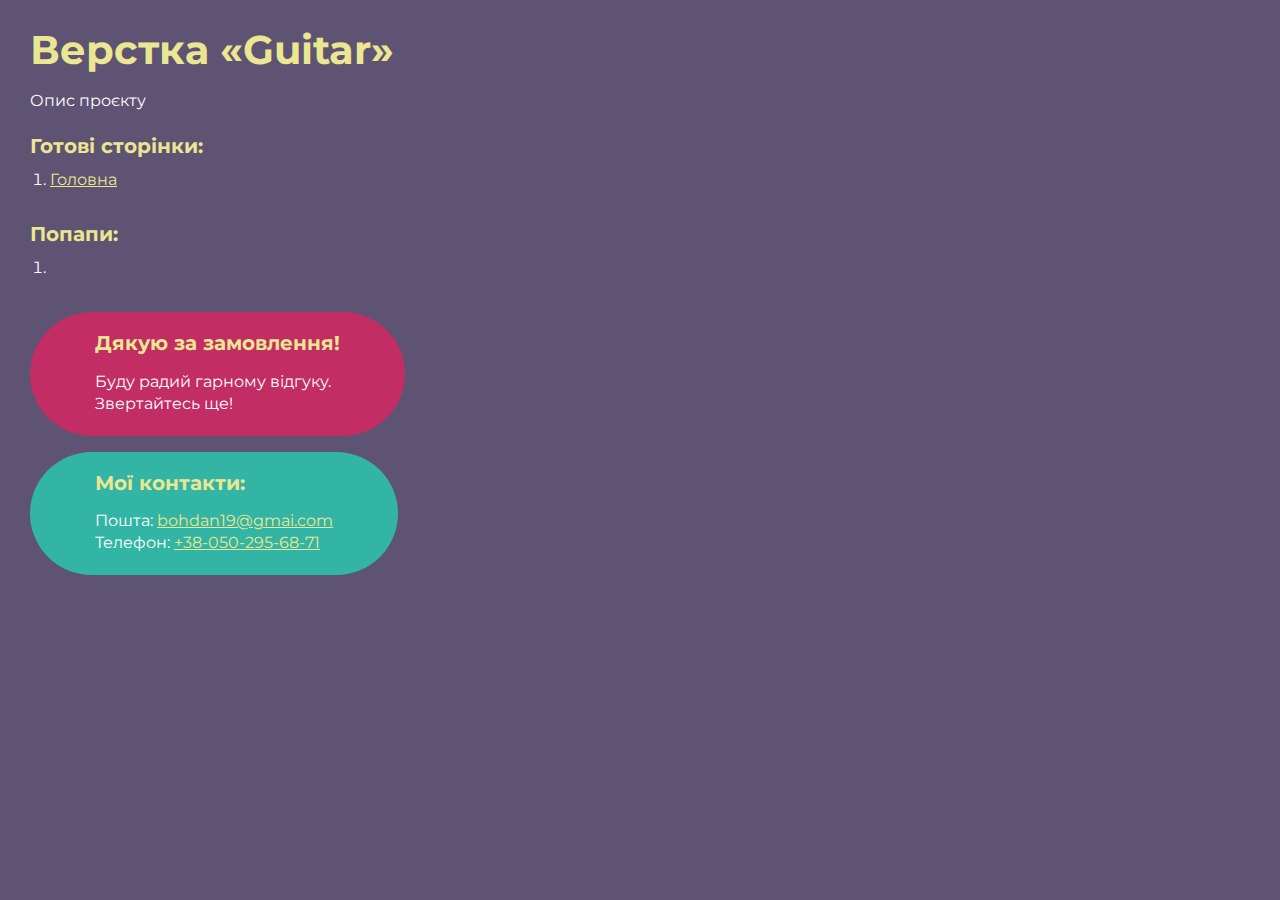
<file: index.html>
<!DOCTYPE html>
<html>

<head>
	<meta charset="UTF-8">
	<meta name="viewport" content="width=device-width, initial-scale=1.0">
	<title>Верстка «Guitar»</title>
</head>

<body>
	<div class="rootpage">
		<h1>Верстка «Guitar»</h1>
		<div class="rootpage__info">
			Опис проєкту
		</div>
		<h2>Готові сторінки:</h2>
		<ol class="rootpage__list">
			<li><a target="_blank" href="home.html">Головна</a></li>
		</ol>
		<h2>Попапи:</h2>
		<ol class="rootpage__list">
			<li><a target="_blank" href="home.html#"></a></li>
		</ol>
		<div class="rootpage__tnx">
			<h2>Дякую за замовлення!</h2>
			<p>Буду радий гарному відгуку.</p>
			<p>Звертайтесь ще!</p>
		</div>
		<div class="rootpage__contacts">
			<h2>Мої контакти:</h2>
			<p>Пошта: <a href="mailto:bohdan19@gmai.com">bohdan19@gmai.com</a></p>
			<p>Телефон: <a href="tel:+380502956871">+38-050-295-68-71</a></p>
		</div>
	</div>
</body>
<style>
	@charset "UTF-8";
	@import url("https://fonts.googleapis.com/css?family=Montserrat:regular,700&display=swap");

	*,
	*::before,
	*::after {
		padding: 0px;
		margin: 0px;
		border: 0px;
		box-sizing: border-box;
	}

	html,
	body {
		height: 100%;
		margin: 0;
		padding: 0;
		min-width: 320px;
		width: 100%;
		color: #fff;
		background-color: #5e5373;
	}

	body {
		font-family: Montserrat;
		font-size: 100%;
		line-height: 1;
		font-size: 1rem;
	}

	a {
		text-decoration: underline;
		color: #ebe691
	}

	a:visited {
		text-decoration: underline;
		color: #aaa768;
	}

	a:hover {
		text-decoration: none;
	}

	ul li {
		list-style: none;
	}

	img {
		vertical-align: top;
	}

	.wrapper {
		width: 100%;
		min-height: 100%;
		overflow: hidden;
	}

	.rootpage {
		padding: 30px;
		display: flex;
		flex-direction: column;
		align-items: flex-start;
	}

	@media (max-width: 767px) {
		.rootpage {
			padding: 30px 15px;
		}
	}

	h1 {
		color: #ebe691;
		font-size: 2.5rem;
		margin: 0px 0px 1.25rem 0px;
	}

	@media (max-width: 767px) {
		h1 {
			font-size: 1.85rem;
			margin: 0px 0px 1.25rem 0px;
		}
	}

	h2 {
		color: #ebe691;
		font-size: 1.25rem;
		margin: 0px 0px 1rem 0px;
	}

	@media (max-width: 767px) {
		h2 {
			font-size: 1.125rem;
			margin: 0px 0px 1rem 0px;
		}
	}

	.rootpage__info {
		line-height: 140%;
		margin: 0px 0px 1.5rem 0px;
	}

	.rootpage__list {
		margin: 0px 0px 2.25rem 1.25rem;
	}

	.rootpage__list li:not(:last-child) {
		margin: 0px 0px 15px 0px;
	}

	.rootpage__contacts,
	.rootpage__tnx {
		border-radius: 200px;
		padding: 20px 65px;
		line-height: 140%;
	}

	@media (max-width: 767px) {

		.rootpage__contacts,
		.rootpage__tnx {
			border-radius: 40px;
			padding: 20px;
		}
	}

	.rootpage__contacts {
		background: #32b5a4;

	}

	.rootpage__contacts a {
		color: #ebe691;
	}

	.rootpage__tnx {
		background: #c22d63;
		margin: 0px 0px 1rem 0px;
	}
</style>

</html>
</file>
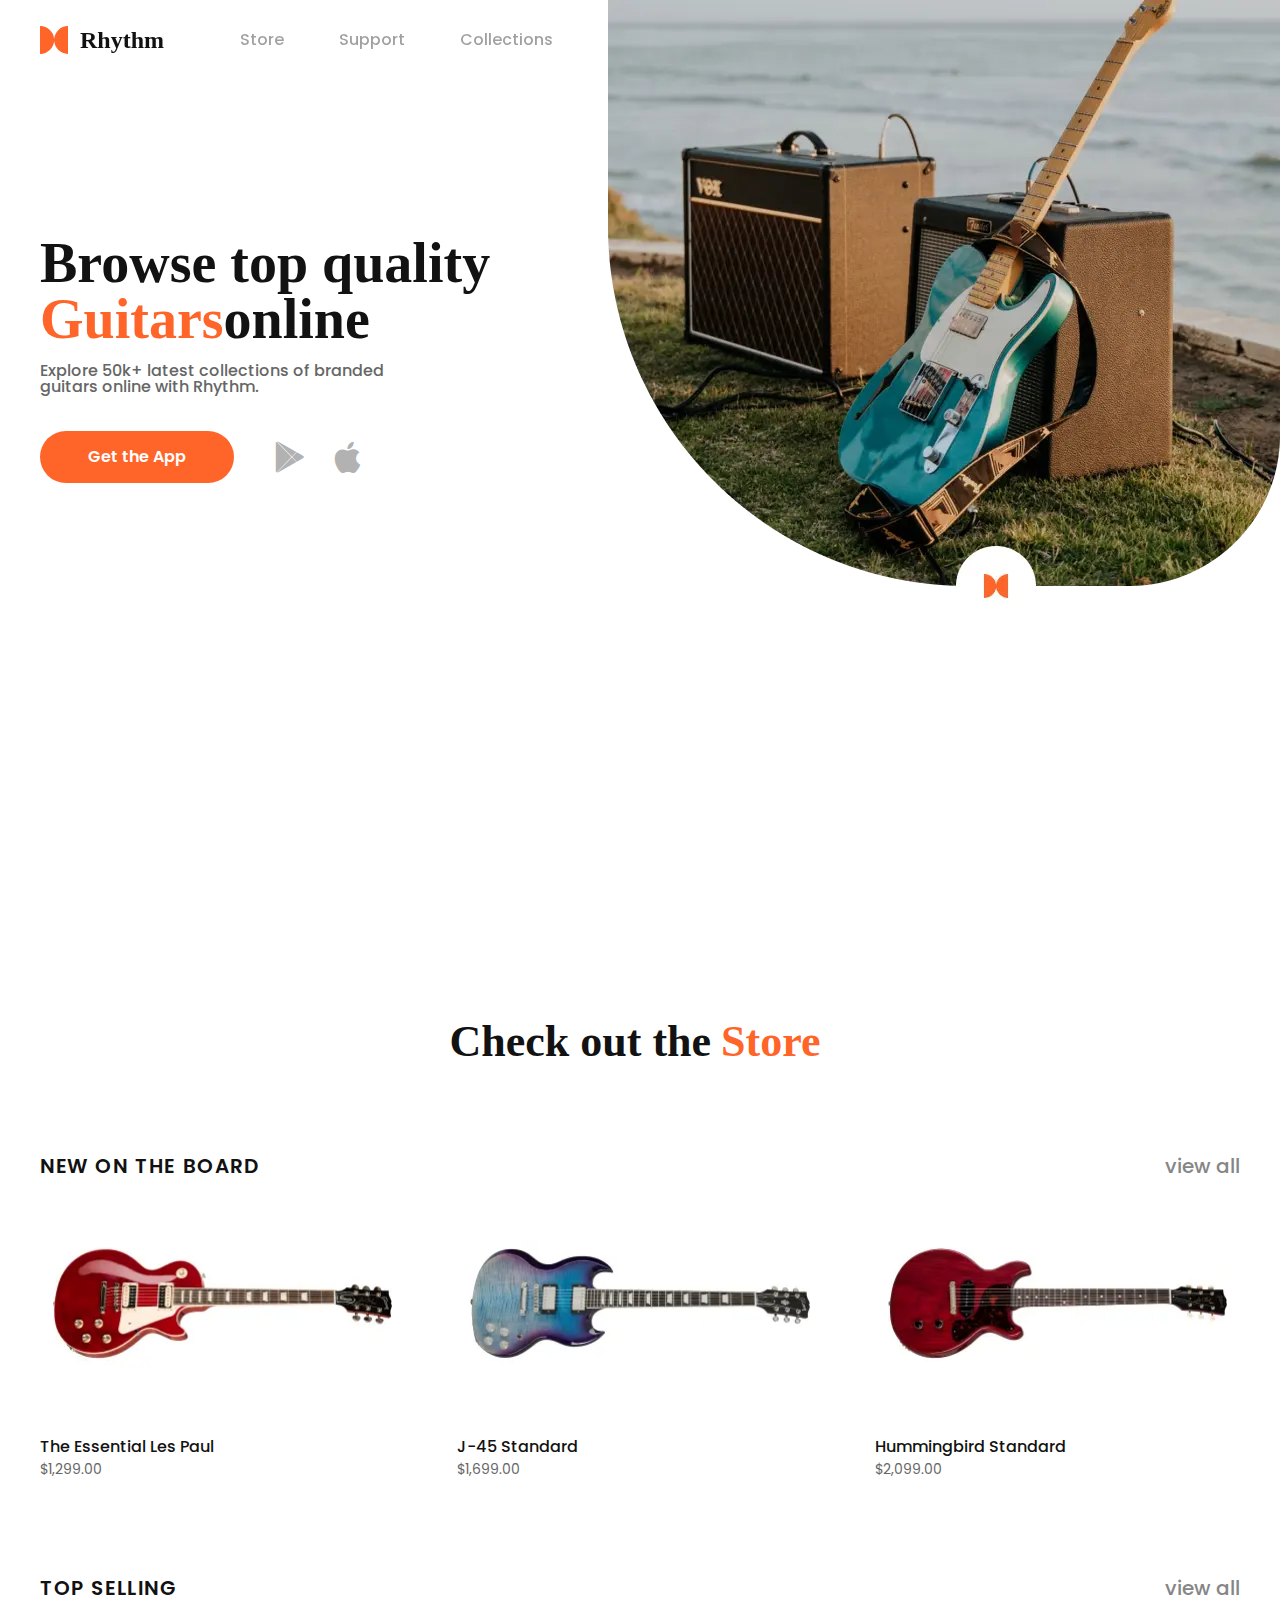
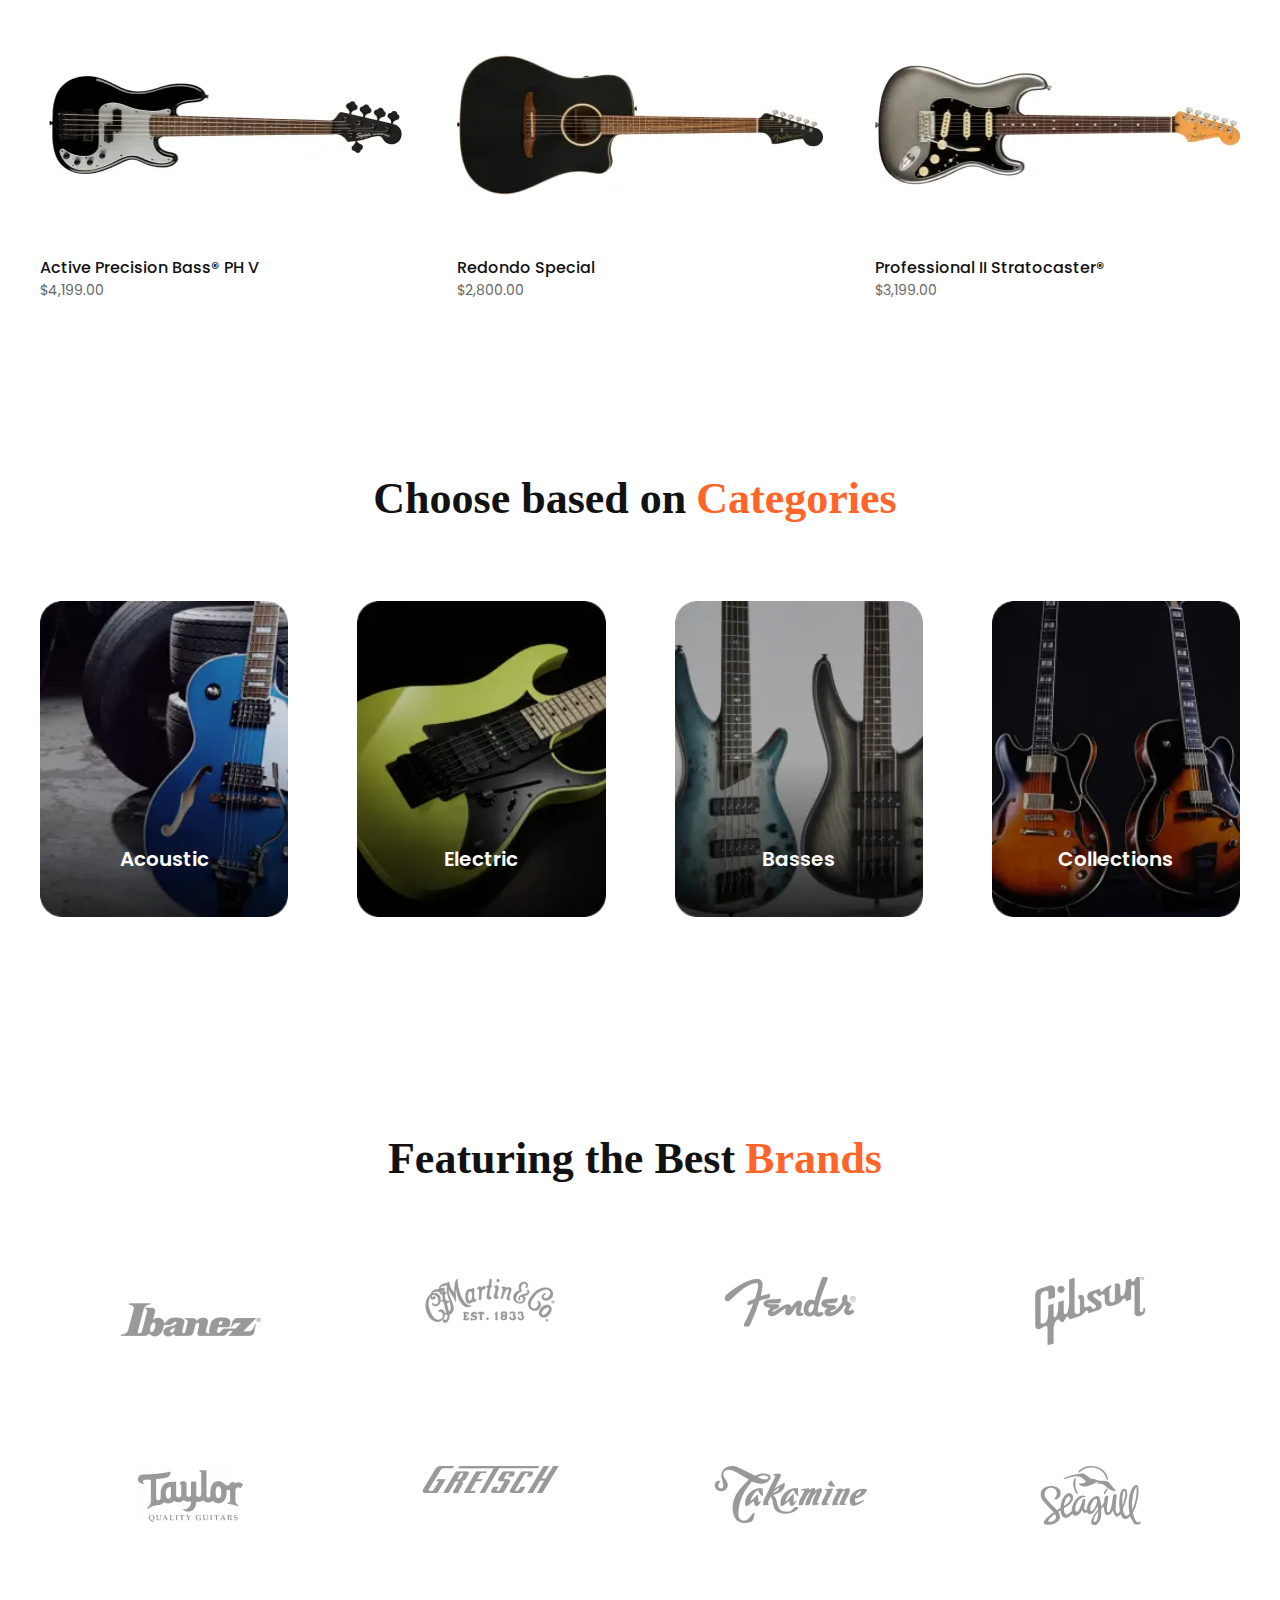
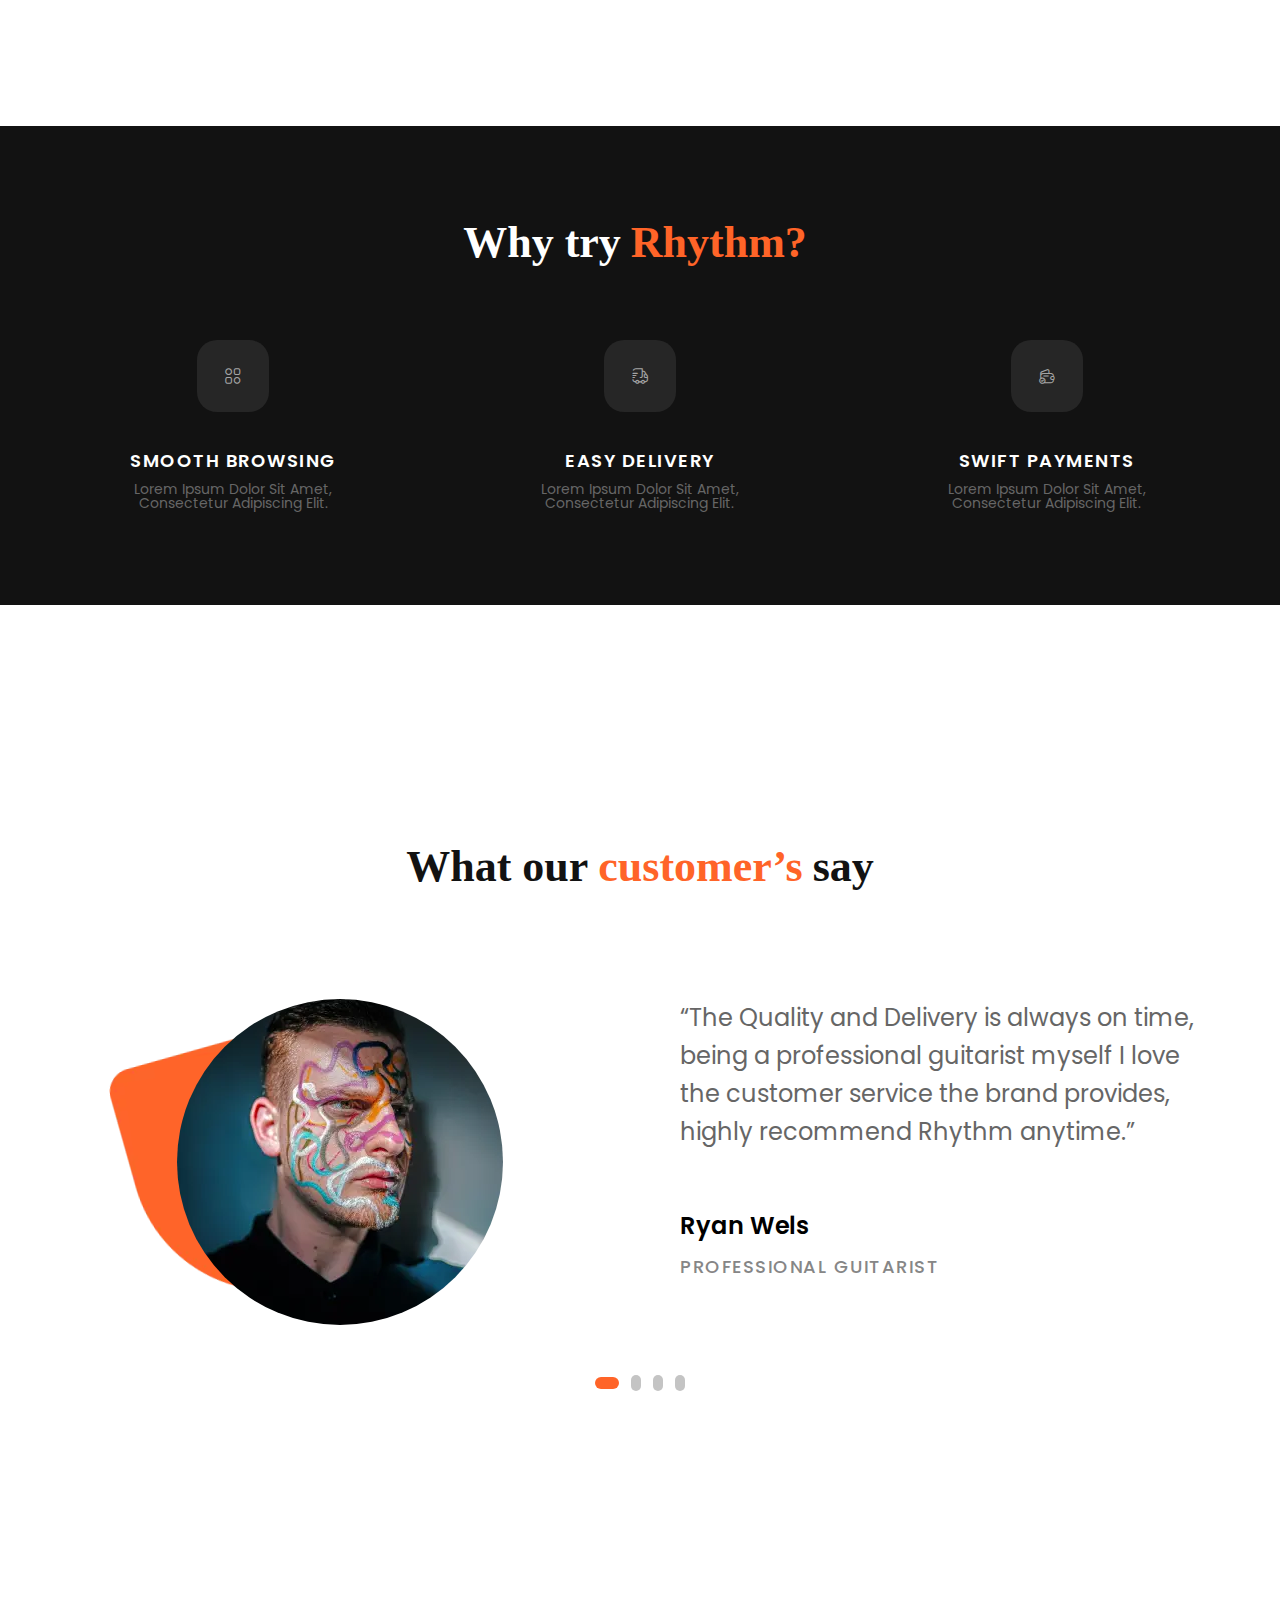
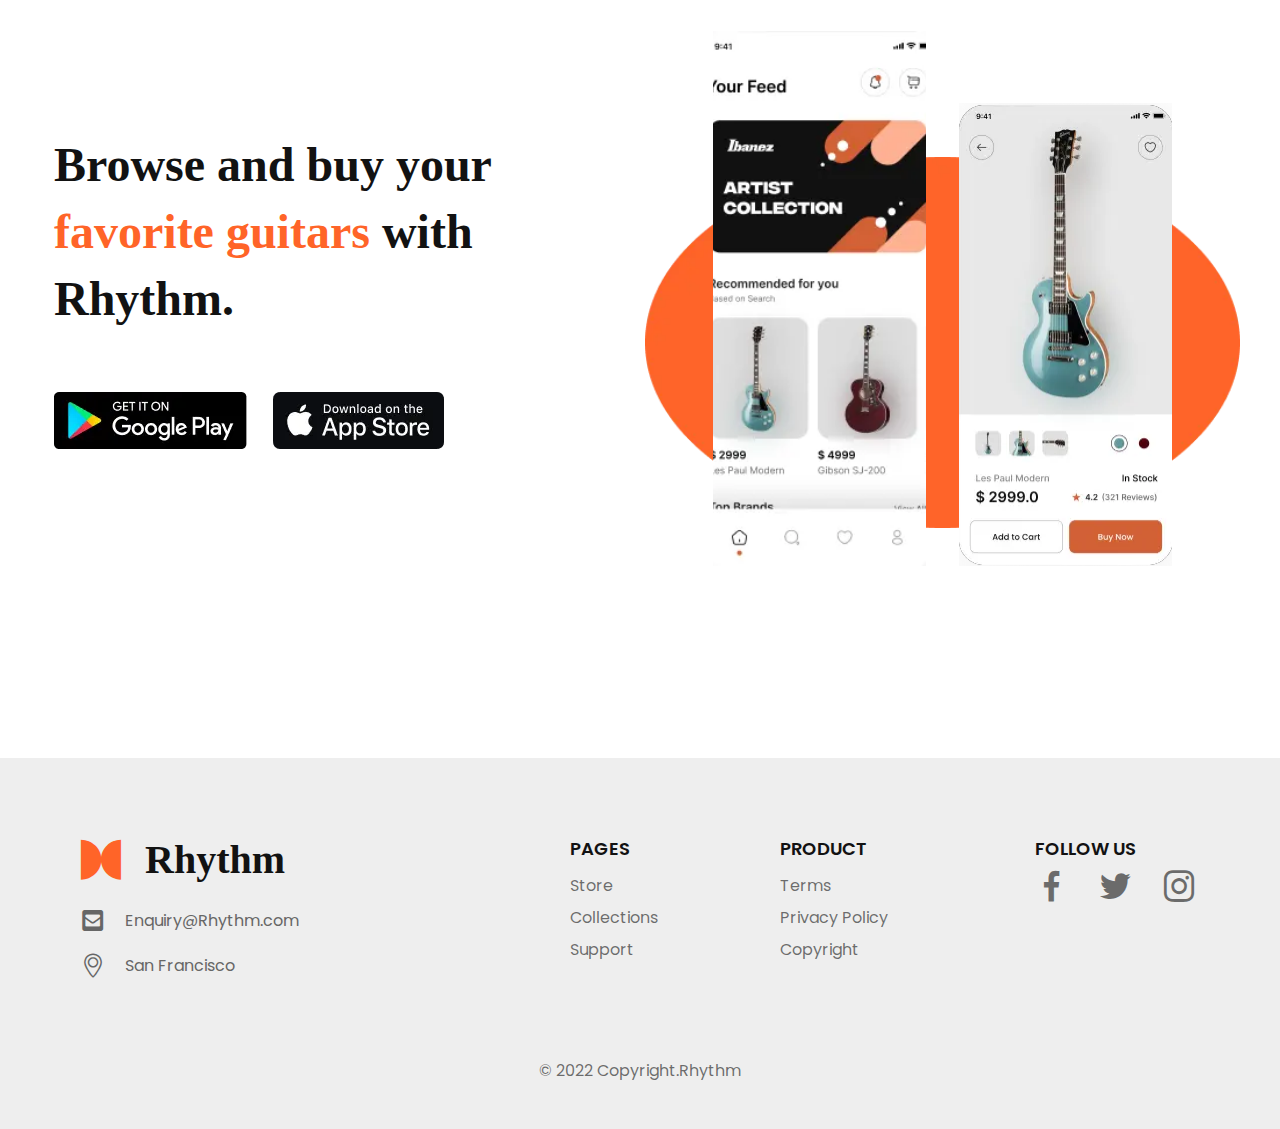
<file: home.html>
<!DOCTYPE html>
<html lang="en">

<head>
	<title>Guitar</title>
	<meta charset="UTF-8">
	<meta name="format-detection" content="telephone=no">
	<!-- <style>body{opacity: 0;}</style> -->
	<link rel="stylesheet" href="css/style.min.css?_v=20231126170453">
	<link rel="shortcut icon" href="favicon.ico">
	<!-- <meta name="robots" content="noindex, nofollow"> -->
	<meta name="viewport" content="width=device-width, initial-scale=1.0">
</head>

<body>
	<div class="wrapper">
		<header class="header">
			<div class="header__container">
				<div class="header__logo">
					<div class="header__title _icon-butterfly"><span>Rhythm</span></div>
				</div>
				<div class="header__menu menu">
					<button type="button" class="menu__icon icon-butterfly"><span></span></button>
					<nav class="menu__body">
						<ul class="menu__list">
							<li class="menu__item"><a href="#" data-goto=".store__title" class="menu__link">Store</a></li>
							<li class="menu__item"><a href="#" data-goto=".rhythm__title" class="menu__link">Support</a></li>
							<li class="menu__item"><a href="#" data-goto=".brands__title" class="menu__link">Collections</a></li>
						</ul>
					</nav>
				</div>
			</div>
		</header>
		<main class="page">
			<!-- hero -->
			<section class="page__hero hero">
				<div class="hero__container">
					<h1 class="hero__title">Browse top quality <span>Guitars</span> online</h1>
					<div class="hero__text">
						<p>Explore 50k+ latest collections of branded guitars online with Rhythm.</p>
					</div>
					<div class="hero__button-logo">
						<button type="submit" class="hero__button">Get the App</button>
						<div class="hero__item">
							<a class="hero__link _icon-play" href="#"></a>
							<a class="hero__link _icon-apple" href="#"></a>
						</div>
					</div>
				</div>
			</section>
			<!-- store -->
			<section class="page__store store">
				<div class="store__container">
					<h2 class="store__title title">Check out the <span>Store</span></h2>
					<div class="store__body body-store">
						<div class="body-store__content">
							<div class="body-store__header header-body-store">
								<div class="header-body-store__title">NEW ON THE BOARD</div>
								<a class="header-body-store__link" href="#">view all</a>
							</div>
							<div class="body-store__items">
								<a href="#" class="body-store__item item-body-store">
									<div class="item-body-store__image-ibg">
										<picture><source srcset="img/store/01.webp" type="image/webp"><img src="img/store/01.png" alt="Guitare store"></picture>
									</div>
									<h4 class="item-body-store__title">The Essential Les Paul</h4>
									<div class="item-body-store__price">$1,299.00</div>
								</a>
								<a href="#" class="body-store__item item-body-store">
									<div class="item-body-store__image-ibg">
										<picture><source srcset="img/store/02.webp" type="image/webp"><img src="img/store/02.png" alt="Guitare store"></picture>
									</div>
									<h4 class="item-body-store__title">J-45 Standard</h4>
									<div class="item-body-store__price">$1,699.00</div>
								</a>
								<a href="#" class="body-store__item item-body-store">
									<div class="item-body-store__image-ibg">
										<picture><source srcset="img/store/03.webp" type="image/webp"><img src="img/store/03.png" alt="Guitare store"></picture>
									</div>
									<h4 class="item-body-store__title">Hummingbird Standard</h4>
									<div class="item-body-store__price">$2,099.00</div>
								</a>
							</div>
						</div>
						<div class="body-store__content">
							<div class="body-store__header header-body-store">
								<div class="header-body-store__title">TOP SELLING</div>
								<a class="header-body-store__link" href="#">view all</a>
							</div>
							<div class="body-store__items">
								<a href="#" class="body-store__item item-body-store">
									<div class="item-body-store__image-ibg">
										<picture><source srcset="img/store/04.webp" type="image/webp"><img src="img/store/04.png" alt="Guitare store"></picture>
									</div>
									<h4 class="item-body-store__title">Active Precision Bass® PH V</h4>
									<div class="item-body-store__price">$4,199.00</div>
								</a>
								<a href="#" class="body-store__item item-body-store">
									<div class="item-body-store__image-ibg">
										<picture><source srcset="img/store/05.webp" type="image/webp"><img src="img/store/05.png" alt="Guitare store"></picture>
									</div>
									<h4 class="item-body-store__title">Redondo Special</h4>
									<div class="item-body-store__price">$2,800.00</div>
								</a>
								<a href="#" class="body-store__item item-body-store">
									<div class="item-body-store__image-ibg">
										<picture><source srcset="img/store/06.webp" type="image/webp"><img src="img/store/06.png" alt="Guitare store"></picture>
									</div>
									<h4 class="item-body-store__title">Professional II Stratocaster®</h4>
									<div class="item-body-store__price">$3,199.00</div>
								</a>
							</div>
						</div>
					</div>
				</div>
			</section>
			<!-- categories -->
			<section class="page__categories categories">
				<div class="categories__container">
					<h2 class="categories__title title">Choose based on <span>Categories</span></h2>
					<div class="categories__body body-categories">
						<a href="#" class="body-categories__item">
							<div class="body-categories__text">
								<p>Acoustic</p>
							</div>
							<div class="body-categories__image-ibg">
								<picture><source srcset="img/categories/01.webp" type="image/webp"><img src="img/categories/01.jpg" alt="Categories image"></picture>
							</div>
						</a>
						<a href="#" class="body-categories__item">
							<div class="body-categories__text">
								<p>Electric</p>
							</div>
							<div class="body-categories__image-ibg">
								<picture><source srcset="img/categories/02.webp" type="image/webp"><img src="img/categories/02.jpg" alt="Categories image"></picture>
							</div>
						</a>
						<a href="#" class="body-categories__item">
							<div class="body-categories__text">
								<p>Basses</p>
							</div>
							<div class="body-categories__image-ibg">
								<picture><source srcset="img/categories/03.webp" type="image/webp"><img src="img/categories/03.jpg" alt="Categories image"></picture>
							</div>
						</a>
						<a href="#" class="body-categories__item">
							<div class="body-categories__text">
								<p>Collections</p>
							</div>
							<div class="body-categories__image-ibg">
								<picture><source srcset="img/categories/04.webp" type="image/webp"><img src="img/categories/04.jpg" alt="Categories image"></picture>
							</div>
						</a>
					</div>
				</div>
			</section>
			<!-- brands -->
			<section class="page__brands brands">
				<div class="brands__container">
					<h2 class="brands__title title">Featuring the Best <span>Brands</span></h2>
					<div class="brands__body">
						<a href="#" class="brands__image">
							<picture><source srcset="img/brands/01.webp" type="image/webp"><img src="img/brands/01.png" alt="image"></picture>
						</a>
						<a href="#" class="brands__image">
							<picture><source srcset="img/brands/02.webp" type="image/webp"><img src="img/brands/02.png" alt="image"></picture>
						</a>
						<a href="#" class="brands__image">
							<picture><source srcset="img/brands/03.webp" type="image/webp"><img src="img/brands/03.png" alt="image"></picture>
						</a>
						<a href="#" class="brands__image">
							<picture><source srcset="img/brands/04.webp" type="image/webp"><img src="img/brands/04.png" alt="image"></picture>
						</a>
						<a href="#" class="brands__image">
							<picture><source srcset="img/brands/05.webp" type="image/webp"><img src="img/brands/05.png" alt="image"></picture>
						</a>
						<a href="#" class="brands__image">
							<picture><source srcset="img/brands/06.webp" type="image/webp"><img src="img/brands/06.png" alt="image"></picture>
						</a>
						<a href="#" class="brands__image">
							<picture><source srcset="img/brands/07.webp" type="image/webp"><img src="img/brands/07.png" alt="image"></picture>
						</a>
						<a href="#" class="brands__image">
							<picture><source srcset="img/brands/08.webp" type="image/webp"><img src="img/brands/08.png" alt="image"></picture>
						</a>
					</div>
				</div>
			</section>
			<!-- rhythm -->
			<section class="page__rhythm rhythm">
				<div class="rhythm__container">
					<h2 class="rhythm__title title">Why try <span>Rhythm?</span></h2>
					<div class="rhythm__body body-rhythm">
						<div class="body-rhythm__item">
							<div class="body-rhythm__logo">
								<div class="body-rhythm__picture _icon-window"></div>
							</div>
							<a href class="body-rhythm__title">Smooth Browsing</a>
							<div class="body-rhythm__text">
								<p>Lorem ipsum dolor sit amet, consectetur adipiscing elit.</p>
							</div>
						</div>
						<div class="body-rhythm__item">
							<div class="body-rhythm__logo">
								<div class="body-rhythm__picture _icon-car"></div>
							</div>
							<a href="#" class="body-rhythm__title">EASY Delivery </a>
							<div class="body-rhythm__text">
								<p>Lorem ipsum dolor sit amet, consectetur adipiscing elit.</p>
							</div>
						</div>
						<div class="body-rhythm__item">
							<div class="body-rhythm__logo">
								<div class="body-rhythm__picture _icon-walet"></div>
							</div>
							<a href="#" class="body-rhythm__title">SwiFT PAYMENTS</a>
							<div class="body-rhythm__text">
								<p>Lorem ipsum dolor sit amet, consectetur adipiscing elit.</p>
							</div>
						</div>
					</div>
				</div>
			</section>
			<!-- customers -->
			<section class="page__customers customers">
				<div class="customers__container">
					<h2 class="customers__title title">What our <span>customer’s</span> say</h2>
					<div class="customers__slider swiper">
						<div class="customers__wrapper swiper-wrapper">
							<div class="customers__slide swiper-slide">
								<div class="customers__user-image">
									<div class="customers__image-ibg">
										<picture><source srcset="img/customers/01.webp" type="image/webp"><img src="img/customers/01.jpg" alt="Image"></picture>
									</div>
								</div>
								<div class="customers__body body-customers">
									<div class="body-customers__text">
										<p>“The Quality and Delivery is always on time, being a professional guitarist myself I love the customer service the brand provides, highly recommend Rhythm anytime.”</p>
									</div>
									<div class="body-customers__info">
										<div class="body-customers__user">
											<div class="body-customers__name">Ryan Wels</div>
											<div class="body-customers__position">PROFESSIONAL GUITARIST</div>
										</div>
									</div>
								</div>
							</div>
							<div class="customers__slide swiper-slide">
								<div class="customers__user-image">
									<div class="customers__image-ibg">
										<picture><source srcset="img/customers/01.webp" type="image/webp"><img src="img/customers/01.jpg" alt="Image"></picture>
									</div>
								</div>
								<div class="customers__body body-customers">
									<div class="body-customers__text">
										<p>“The Quality and Delivery is always on time, being a professional guitarist myself I love the customer service the brand provides, highly recommend Rhythm anytime.”</p>
										<p>Lorem ipsum dolor sit amet.</p>
										<p>Lorem ipsum dolor sit amet, consectetur adipisicing elit. Velit facere fugit iste aliquam perferendis ducimus.</p>
									</div>
									<div class="body-customers__info">
										<div class="body-customers__user">
											<div class="body-customers__name">Ryan Wels</div>
											<div class="body-customers__position">PROFESSIONAL GUITARIST</div>
										</div>
									</div>
								</div>
							</div>
							<div class="customers__slide swiper-slide">
								<div class="customers__user-image">
									<div class="customers__image-ibg">
										<picture><source srcset="img/customers/01.webp" type="image/webp"><img src="img/customers/01.jpg" alt="Image"></picture>
									</div>
								</div>
								<div class="customers__body body-customers">
									<div class="body-customers__text">
										<p>“The Quality and Delivery is always on time, being a professional guitarist myself I love the customer service the brand provides, highly recommend Rhythm anytime.”</p>
									</div>
									<div class="body-customers__info">
										<div class="body-customers__user">
											<div class="body-customers__name">Ryan Wels</div>
											<div class="body-customers__position">PROFESSIONAL GUITARIST</div>
										</div>
										<div class="body-customers__bullets"></div>
									</div>
								</div>
							</div>
							<div class="customers__slide swiper-slide">
								<div class="customers__user-image">
									<div class="customers__image-ibg">
										<picture><source srcset="img/customers/01.webp" type="image/webp"><img src="img/customers/01.jpg" alt="Image"></picture>
									</div>
								</div>
								<div class="customers__body body-customers">
									<div class="body-customers__text">
										<p>“The Quality and Delivery is always on time, being a professional guitarist myself I love the customer service the brand provides, highly recommend Rhythm anytime.”</p>
										<p>Lorem ipsum dolor sit amet consectetur adipisicing elit. Corrupti nam facilis veritatis eligendi nulla! Facere, exercitationem. Labore, iste illum? Voluptatum enim est adipisci voluptates dicta mollitia non deserunt eaque a.</p>
									</div>
									<div class="body-customers__info">
										<div class="body-customers__user">
											<div class="body-customers__name">Ryan Wels</div>
											<div class="body-customers__position">PROFESSIONAL GUITARIST</div>
										</div>
										<div class="body-customers__bullets"></div>
									</div>
								</div>
							</div>
						</div>
						<div class="customers__bullets"></div>
					</div>
				</div>
			</section>
			<!-- favorite-guitars -->
			<section class="page__favorite-guitars favorite-guitars">
				<div class="favorite-guitars__container">
					<div class="favorite-guitars__title-body title-body">
						<h2 class="title-body__title">Browse and buy your <span>favorite guitars</span> with Rhythm.</h2>
						<div class="title-body__links">
							<a class="title-body__link" href="#">
								<picture><source srcset="img/favorite-guitars/01.webp" type="image/webp"><img src="img/favorite-guitars/01.png" alt="Image"></picture>
							</a>
							<a class="title-body__link" href="#">
								<picture><source srcset="img/favorite-guitars/02.webp" type="image/webp"><img src="img/favorite-guitars/02.png" alt="Image"></picture>
							</a>
						</div>
					</div>
					<div class="favorite-guitars__image__body image-body">
						<div class="image-body__images">
							<div class="image-body__image-ibg image-body__image-ibg--top">
								<picture><source srcset="img/favorite-guitars/03.webp" type="image/webp"><img src="img/favorite-guitars/03.png" alt="Image"></picture>
							</div>
							<div class="image-body__image-ibg image-body__image-ibg">
								<picture><source srcset="img/favorite-guitars/04.webp" type="image/webp"><img src="img/favorite-guitars/04.png" alt="Image"></picture>
							</div>
						</div>
					</div>
				</div>
			</section>
			<!--  -->
		</main>
		<footer class="footer">
			<div class="footer__container">
				<div class="footer__main">
					<div class="footer__info info-footer">
						<div class="info-footer__logo _icon-butterfly"><span>Rhythm</span></div>
						<div class="info-footer__mail _icon-mail"><span>Enquiry@Rhythm.com</span></div>
						<div class="info-footer__location _icon-location"><span>San Francisco</span></div>
					</div>
					<div class="footer__body body-footer">
						<div class="body-footer__menu menu-footer">
							<div data-spollers="479" class="menu-footer__spollers">
								<details class="menu-footer__block">
									<summary class="menu-footer__title">Pages</summary>
									<ul class="menu-footer__list">
										<li class="menu-footer__item">
											<a class="menu-footer__link" href="#">Store</a>
										</li>
										<li class="menu-footer__item">
											<a class="menu-footer__link" href="#">Collections</a>
										</li>
										<li class="menu-footer__item">
											<a class="menu-footer__link" href="#">Support</a>
										</li>
									</ul>
								</details>
								<details class="menu-footer__block">
									<summary class="menu-footer__title">Product</summary>
									<ul class="menu-footer__list">
										<li class="menu-footer__item">
											<a class="menu-footer__link" href="#">Terms</a>
										</li>
										<li class="menu-footer__item">
											<a class="menu-footer__link" href="#">Privacy Policy</a>
										</li>
										<li class="menu-footer__item">
											<a class="menu-footer__link" href="#">Copyright</a>
										</li>
									</ul>
								</details>
							</div>
						</div>
						<div class="body-footer__social social-body-footer">
							<div class="social-body-footer__title">Follow us</div>
							<div class="social-body-footer__item">
								<a class="social-body-footer__link _icon-fb" href="#"></a>
								<a class="social-body-footer__link _icon-tw" href="#"></a>
								<a class="social-body-footer__link _icon-inst" href="#"></a>
							</div>
						</div>
					</div>
				</div>
				<div class="footer__copy">© 2022 Copyright.Rhythm</div>
			</div>
		</footer>
	</div>
	<script src="js/app.min.js?_v=20231126170453"></script>
</body>

</html>
</file>
<file: css/style.min.css>
@charset "UTF-8";@import url(https://fonts.googleapis.com/css?family=Poppins:regular,500,600&display=swap);@font-face{font-family:icons;font-display:swap;src:url(../fonts/icons.woff2) format("woff2"),url(../fonts/icons.woff) format("woff");font-weight:400;font-style:normal}[class*=_icon-]:before{font-family:icons;font-style:normal;font-weight:400;font-variant:normal;text-transform:none;line-height:1;-webkit-font-smoothing:antialiased;-moz-osx-font-smoothing:grayscale}[class*=_icon-]:before{display:block}._icon-mail:before{content:"\e90b"}._icon-apple:before{content:"\e900"}._icon-butterfly:before{content:"\e901"}._icon-car:before{content:"\e902"}._icon-fb:before{content:"\e903"}._icon-inst:before{content:"\e904"}._icon-location:before{content:"\e905"}._icon-play:before{content:"\e906"}._icon-tw:before{content:"\e908"}._icon-walet:before{content:"\e909"}._icon-window:before{content:"\e90a"}*{padding:0;margin:0;border:0}*,:after,:before{-webkit-box-sizing:border-box;box-sizing:border-box}body,html{height:100%;min-width:320px}body{color:#121212;line-height:1;font-family:Poppins;font-size:1rem;-ms-text-size-adjust:100%;-moz-text-size-adjust:100%;-webkit-text-size-adjust:100%;-webkit-font-smoothing:antialiased;-moz-osx-font-smoothing:grayscale}button,input,textarea{font-family:Poppins;font-size:inherit;line-height:inherit}button{cursor:pointer;color:inherit;background-color:transparent}a{color:inherit;text-decoration:none}ul li{list-style:none}img{vertical-align:top}h1,h2,h3,h4,h5,h6{font-weight:inherit;font-size:inherit}.lock body{overflow:hidden;-ms-touch-action:none;touch-action:none;-ms-scroll-chaining:none;overscroll-behavior:none}.wrapper{min-height:100%;display:-webkit-box;display:-ms-flexbox;display:flex;-webkit-box-orient:vertical;-webkit-box-direction:normal;-ms-flex-direction:column;flex-direction:column;overflow:hidden}@supports (overflow:clip){.wrapper{overflow:clip}}.wrapper>main{-webkit-box-flex:1;-ms-flex:1 1 auto;flex:1 1 auto}.wrapper>*{min-width:0}[class*=__container]{max-width:76.875rem;margin:0 auto;padding:0 .9375rem}[class*=-ibg]{position:relative}[class*=-ibg] img{position:absolute;width:100%;height:100%;top:0;left:0;-o-object-fit:cover;object-fit:cover}[class*=-ibg--contain] img{-o-object-fit:contain;object-fit:contain}.title{display:-webkit-box;display:-ms-flexbox;display:flex;-webkit-box-align:center;-ms-flex-align:center;align-items:center;-webkit-box-pack:center;-ms-flex-pack:center;justify-content:center;font-family:"Cal Sans";font-weight:600}.title span{color:#ff6428;padding:0 .625rem}.header{position:fixed;width:100%;top:0;left:0;z-index:50}.header._header-scroll{-webkit-transition:all .3s;transition:all .3s;background-color:rgba(38,38,38,.5)}.header__container{display:-ms-grid;display:grid;-ms-grid-columns:9.375rem 1fr;grid-template-columns:9.375rem 1fr;gap:3.125rem;min-height:5rem}.header__logo{display:-webkit-box;display:-ms-flexbox;display:flex;-webkit-box-align:center;-ms-flex-align:center;align-items:center}.header__title{-webkit-box-pack:start;-ms-flex-pack:start;justify-content:start;position:relative;z-index:5;display:-webkit-box;display:-ms-flexbox;display:flex;-webkit-box-align:center;-ms-flex-align:center;align-items:center;gap:.75rem;color:#ff6428}.header__title span{color:#121212;font-family:"Cal Sans";font-size:1.5rem;font-weight:600}._icon-butterfly{font-size:1.75rem;-webkit-box-align:center;-ms-flex-align:center;align-items:center;text-align:center}.menu{display:-webkit-box;display:-ms-flexbox;display:flex;-webkit-box-align:center;-ms-flex-align:center;align-items:center;-webkit-box-pack:start;-ms-flex-pack:start;justify-content:start;row-gap:1.5625rem}.menu__list{display:-webkit-box;display:-ms-flexbox;display:flex;-ms-flex-wrap:wrap;flex-wrap:wrap;row-gap:.9375rem;-webkit-box-pack:end;-ms-flex-pack:end;justify-content:end}.menu__link{color:rgba(18,18,18,.4);font-weight:500}.icon-menu{display:none}.footer{background-color:#eee}.footer__main{display:-ms-grid;display:grid;-ms-grid-columns:18.75rem 1fr;grid-template-columns:18.75rem 1fr;-webkit-box-pack:start;-ms-flex-pack:start;justify-content:start}.footer__copy{display:-webkit-box;display:-ms-flexbox;display:flex;-webkit-box-align:center;-ms-flex-align:center;align-items:center;text-align:center;-webkit-box-pack:center;-ms-flex-pack:center;justify-content:center;color:rgba(18,18,18,.6);line-height:1.5625}.info-footer{-webkit-box-pack:center;-ms-flex-pack:center;justify-content:center;display:-ms-grid;display:grid}.info-footer__logo{display:-webkit-box;display:-ms-flexbox;display:flex;-webkit-column-gap:1.5rem;-moz-column-gap:1.5rem;column-gap:1.5rem;color:#ff6428}.info-footer__logo span{color:#121212;font-family:"Cal Sans";font-weight:600}.info-footer__mail{display:-webkit-box;display:-ms-flexbox;display:flex;gap:1.25rem;font-size:1.5rem;-webkit-box-pack:start;-ms-flex-pack:start;justify-content:start;-webkit-box-align:center;-ms-flex-align:center;align-items:center;color:#666}.info-footer__mail span{font-size:1rem;line-height:1.5625}.info-footer__location{display:-webkit-box;display:-ms-flexbox;display:flex;font-size:1.5rem;-webkit-box-pack:start;-ms-flex-pack:start;justify-content:start;-webkit-box-align:center;-ms-flex-align:center;align-items:center;gap:1.25rem;color:#666}.info-footer__location span{font-size:1rem;line-height:1.5625}.body-footer{display:-ms-grid;display:grid;-ms-grid-columns:2fr 1fr;grid-template-columns:2fr 1fr}.menu-footer__spollers{display:-ms-grid;display:grid;-ms-grid-columns:(1fr)[2];grid-template-columns:repeat(2,1fr);gap:.625rem;-webkit-box-pack:start;-ms-flex-pack:start;justify-content:start}.menu-footer__title{font-size:1.125rem;font-weight:600;text-transform:uppercase;list-style:none}.menu-footer__title:not(:last-child){margin-bottom:1.25rem}.menu-footer__title::marker{display:none}.menu-footer__list{display:-ms-grid;display:grid;gap:1rem}.menu-footer__link{color:rgba(18,18,18,.6)}.social-body-footer__title{text-transform:uppercase;font-size:1.125rem;font-weight:600}.social-body-footer__title:not(:last-child){margin-bottom:.75rem}.social-body-footer__item{display:-webkit-box;display:-ms-flexbox;display:flex;-ms-flex-wrap:wrap;flex-wrap:wrap;gap:2rem}.social-body-footer__link{font-size:2rem;color:rgba(18,18,18,.6)}.no-webp .hero{background:url(../img/hero/guitars.png) right top no-repeat}.hero{min-height:100vh}.hero__container{position:relative;z-index:5}.hero__title{display:-webkit-box;display:-ms-flexbox;display:flex;-ms-flex-wrap:wrap;flex-wrap:wrap;font-family:"Cal Sans";font-size:3.5rem;font-weight:600;max-width:31.25rem}.hero__title span{color:#ff6428}.hero__title:not(:last-child){margin-bottom:1rem}.hero__text{color:#666;font-weight:500;max-width:25rem}.hero__text:not(:last-child){margin-bottom:2.25rem}.hero__button-logo{display:-webkit-box;display:-ms-flexbox;display:flex;-webkit-box-align:center;-ms-flex-align:center;align-items:center}.hero__button{color:#fff;background-color:#ff6428;font-weight:600;padding:1.125rem 3rem;border-radius:2.5rem}.hero__item{display:-webkit-box;display:-ms-flexbox;display:flex;gap:1.5625rem}.hero__link{font-size:2rem;color:#b2b2b2}.body-store__items{display:-ms-grid;display:grid;-ms-grid-columns:(1fr)[3];grid-template-columns:repeat(3,1fr);-webkit-column-gap:3.25rem;-moz-column-gap:3.25rem;column-gap:3.25rem}.body-store__header{display:-webkit-box;display:-ms-flexbox;display:flex;-webkit-box-pack:justify;-ms-flex-pack:justify;justify-content:space-between}.header-body-store:not(:last-child){margin-bottom:2rem}.header-body-store__title{font-weight:600;letter-spacing:.1rem;display:-webkit-box;display:-ms-flexbox;display:flex;-webkit-box-align:center;-ms-flex-align:center;align-items:center}.header-body-store__link{color:#868686;font-weight:500;display:-webkit-box;display:-ms-flexbox;display:flex;-webkit-box-align:center;-ms-flex-align:center;align-items:center}.item-body-store{display:-webkit-box;display:-ms-flexbox;display:flex;-webkit-box-orient:vertical;-webkit-box-direction:normal;-ms-flex-direction:column;flex-direction:column;min-height:100%}.item-body-store__image-ibg{aspect-ratio:364/190}.item-body-store__image-ibg img{-webkit-transition:all .5s;transition:all .5s}.item-body-store__title{-webkit-box-flex:1;-ms-flex:1 1 auto;flex:1 1 auto;font-weight:500;-webkit-transition:all .5s;transition:all .5s}.item-body-store__title:not(:last-child){margin-bottom:.4375rem}.item-body-store__price{color:#666;font-size:.875rem;-webkit-transition:all .5s;transition:all .5s}.categories__title{display:-webkit-box;display:-ms-flexbox;display:flex;-ms-flex-wrap:wrap;flex-wrap:wrap}.categories__body{display:-ms-grid;display:grid;-ms-grid-columns:(1fr)[4];grid-template-columns:repeat(4,1fr)}.body-categories__item{position:relative;border-radius:1.25rem;overflow:hidden}.body-categories__text{color:#fff;font-size:1.25rem;font-weight:600;position:absolute;top:78.5%;left:50%;z-index:2;-webkit-transform:translate(-50%,0);-ms-transform:translate(-50%,0);transform:translate(-50%,0);-webkit-transition:all .5s;transition:all .5s}.body-categories__image-ibg{aspect-ratio:220/280}.body-categories__image-ibg img{-webkit-transition:all .5s;transition:all .5s}.brands__title{display:-webkit-box;display:-ms-flexbox;display:flex;-ms-flex-wrap:wrap;flex-wrap:wrap}.brands__body{display:-ms-grid;display:grid;-ms-grid-columns:(1fr)[4];grid-template-columns:repeat(4,1fr);row-gap:1.5625rem;-webkit-box-align:center;-ms-flex-align:center;align-items:center;-ms-flex-pack:distribute;justify-content:space-around}.brands__image{width:100%;height:100%;text-align:center;-webkit-box-align:center;-ms-flex-align:center;align-items:center;-webkit-box-pack:center;-ms-flex-pack:center;justify-content:center}.brands__image img{-webkit-transition:all .5s;transition:all .5s}.rhythm{background-color:#121212}.rhythm__title{color:#fff}.rhythm__body{display:-ms-grid;display:grid;-ms-grid-columns:(1fr)[3];grid-template-columns:repeat(3,1fr);gap:1.25rem;text-align:center;-webkit-box-pack:center;-ms-flex-pack:center;justify-content:center}.body-rhythm__item{display:-webkit-box;display:-ms-flexbox;display:flex;-webkit-box-orient:vertical;-webkit-box-direction:normal;-ms-flex-direction:column;flex-direction:column;text-align:center;-webkit-box-align:center;-ms-flex-align:center;align-items:center;-webkit-box-pack:center;-ms-flex-pack:center;justify-content:center}.body-rhythm__logo{width:4.5rem;aspect-ratio:1/1;border-radius:1.25rem;background-color:#262626;display:-webkit-box;display:-ms-flexbox;display:flex;-webkit-box-align:center;-ms-flex-align:center;align-items:center;-webkit-box-pack:center;-ms-flex-pack:center;justify-content:center}.body-rhythm__logo:not(:last-child){margin-bottom:2.5rem}.body-rhythm__picture{padding:1.25rem 1.25rem;color:#a4a4a4}.body-rhythm__title{color:#fff;font-size:1.125rem;font-weight:600;letter-spacing:.09375rem;text-transform:uppercase;-webkit-transition:all .5s;transition:all .5s}.body-rhythm__title:not(:last-child){margin-bottom:.75rem}.body-rhythm__text{color:#666;font-size:.875rem;text-transform:capitalize;max-width:15.625rem}.customers__title{display:-webkit-box;display:-ms-flexbox;display:flex;-ms-flex-wrap:wrap;flex-wrap:wrap}.customers__wrapper:not(:last-child){margin-bottom:3.125rem}.customers__slide{display:-ms-grid;display:grid;-ms-grid-columns:(1fr)[2];grid-template-columns:repeat(2,1fr)}.customers__user-image{display:-ms-grid;display:grid;-webkit-box-align:center;-ms-flex-align:center;align-items:center;-webkit-box-pack:center;-ms-flex-pack:center;justify-content:center;margin:0 auto;-webkit-transform:translate(-20%,0);-ms-transform:translate(-20%,0);transform:translate(-20%,0)}.customers__image-ibg{aspect-ratio:1/1;border-radius:50%;position:relative}.customers__image-ibg img{border-radius:50%;overflow:hidden;-webkit-box-align:center;-ms-flex-align:center;align-items:center;-webkit-box-pack:end;-ms-flex-pack:end;justify-content:flex-end;display:-webkit-box;display:-ms-flexbox;display:flex;-webkit-transform:translate(20%,0);-ms-transform:translate(20%,0);transform:translate(20%,0);position:relative}.no-webp .customers__image-ibg::before{background:url(../img/customers/02.png) left center no-repeat}.customers__image-ibg::before{content:"";-webkit-transform:rotate(-8deg);-ms-transform:rotate(-8deg);transform:rotate(-8deg);position:absolute;aspect-ratio:1.1/1;top:7%;left:2%}.customers__bullets{display:-webkit-box;display:-ms-flexbox;display:flex;-webkit-box-pack:center;-ms-flex-pack:center;justify-content:center;-webkit-box-align:center;-ms-flex-align:center;align-items:center;gap:.75rem}.customers__bullets .swiper-pagination-bullet{-webkit-transition:all .3s;transition:all .3s;-webkit-box-flex:0;-ms-flex:0 0 .625rem;flex:0 0 .625rem;width:.625rem;height:1rem;border-radius:1.25rem;background-color:#c4c4c4}.customers__bullets .swiper-pagination-bullet-active{-webkit-box-flex:0;-ms-flex:0 0 1.5rem;flex:0 0 1.5rem;width:1.5rem;height:.75rem;border-radius:1.25rem;background-color:#ff6428;padding:0 .25rem}.body-customers__text{padding:0 2.5rem;color:#666;line-height:1.5833333333}.body-customers__text p:not(:last-child){margin-bottom:.9375rem}.body-customers__info{padding:0 2.5rem;display:-webkit-box;display:-ms-flexbox;display:flex;-ms-flex-wrap:wrap;flex-wrap:wrap;-webkit-box-pack:justify;-ms-flex-pack:justify;justify-content:space-between;-webkit-box-align:end;-ms-flex-align:end;align-items:end}.body-customers__name{color:#000;font-weight:600;line-height:1.5833333333}.body-customers__name:not(:last-child){margin-bottom:.5rem}.body-customers__position{color:#868686;font-weight:500;line-height:1.6;letter-spacing:.09375rem}.favorite-guitars__container{display:-ms-grid;display:grid;-ms-grid-columns:(1fr)[2];grid-template-columns:repeat(2,1fr);gap:.625rem}.favorite-guitars__title-body{padding-left:.875rem}.favorite-guitars__title-body:not(:last-child){margin-bottom:1.875rem}.title-body{padding-top:6.25rem}.title-body__title{max-width:30rem;font-family:"Cal Sans";font-weight:600;line-height:1.3958333333}.title-body__title span{color:#ff6428}.title-body__links{display:-webkit-box;display:-ms-flexbox;display:flex;-ms-flex-wrap:wrap;flex-wrap:wrap;gap:1.625rem}.image-body{display:-webkit-box;display:-ms-flexbox;display:flex;-webkit-box-pack:center;-ms-flex-pack:center;justify-content:center;-webkit-box-align:center;-ms-flex-align:center;align-items:center;padding:4.5rem 0;position:relative}.no-webp .image-body::before{background:url(../img/favorite-guitars/05.png) center/contain no-repeat}.image-body::before{content:"";position:absolute;width:100%;height:66.4%;top:18%;left:0}.image-body__images{display:-webkit-box;display:-ms-flexbox;display:flex;gap:2.0625rem;border-radius:1.5625rem}.image-body__image-ibg{aspect-ratio:.46/1}.image-body__image-ibg--top{margin-top:-4.5rem}.image-body__image-ibg--bottom{margin-bottom:-4.5rem}.swiper{overflow:hidden}.swiper-initialized{-ms-touch-action:pan-y;touch-action:pan-y}.swiper-wrapper{width:100%;height:100%;-webkit-box-sizing:content-box;box-sizing:content-box;display:-webkit-box;display:-ms-flexbox;display:flex;position:relative}.swiper-vertical .swiper-wrapper{-webkit-box-orient:vertical;-webkit-box-direction:normal;-ms-flex-direction:column;flex-direction:column}.swiper-autoheight .swiper-wrapper{-webkit-box-align:start;-ms-flex-align:start;align-items:flex-start}.swiper-initialized .swiper-slide{-ms-flex-negative:0;flex-shrink:0}.swiper-android .swiper-slide,.swiper-android .swiper-wrapper{-webkit-transform:translate3d(0,0,0);transform:translate3d(0,0,0)}.swiper-button-lock{display:none!important}@media (min-width:47.99875em) and (min-width:76.875em){.info-footer__logo:not(:last-child){margin-bottom:1.75rem}.info-footer__mail:not(:last-child){margin-bottom:1.25rem}}@media (min-width:76.875em){.title{font-size:2.75rem}.menu{padding-right:2.1875rem}.menu__list{-webkit-column-gap:3.4375rem;-moz-column-gap:3.4375rem;column-gap:3.4375rem}.footer{padding-top:5.125rem}.footer{padding-bottom:2.875rem}.footer__main{-webkit-column-gap:14.375rem;-moz-column-gap:14.375rem;column-gap:14.375rem}.footer__main:not(:last-child){margin-bottom:5rem}.info-footer__logo{font-size:2.5rem}.info-footer__logo{row-gap:1.75rem}.body-footer{gap:3.375rem}.hero__container{padding-top:14.6875rem}.hero__container{padding-bottom:6.25rem}.hero__title{font-size:3.5rem}.hero__button{margin-right:2.5rem}.store{padding-top:7.5rem}.store{padding-bottom:5.625rem}.store__title:not(:last-child){margin-bottom:5.75rem}.body-store__content:not(:last-child){margin-bottom:6.375rem}.header-body-store__title{font-size:1.25rem}.header-body-store__link{font-size:1.25rem}.item-body-store__image-ibg:not(:last-child){margin-bottom:2.5rem}.categories{padding-top:5.625rem}.categories{padding-bottom:6.875rem}.categories__title:not(:last-child){margin-bottom:5rem}.categories__body{gap:4.3125rem}.brands{padding-top:6.875rem}.brands{padding-bottom:12.5rem}.brands__title:not(:last-child){margin-bottom:6rem}.brands__body{row-gap:6.25rem}.rhythm{padding-top:5.9375rem}.rhythm{padding-bottom:5.9375rem}.rhythm__title:not(:last-child){margin-bottom:4.6875rem}.customers{padding-top:15rem}.customers{padding-bottom:7.5rem}.customers__title:not(:last-child){margin-bottom:6.875rem}.customers__image-ibg{width:20.375rem}.customers__image-ibg img{width:20.375rem}.customers__image-ibg::before{width:18.125rem}.body-customers__text{font-size:1.5rem}.body-customers__text:not(:last-child){margin-bottom:3.5rem}.body-customers__name{font-size:1.5rem}.body-customers__position{font-size:1.125rem}.favorite-guitars{padding-top:7.5rem}.favorite-guitars{padding-bottom:7.5rem}.favorite-guitars__title-body:not(:last-child){margin-bottom:3.75rem}.title-body{padding-top:6.25rem}.title-body__title{font-size:3rem}.title-body__title:not(:last-child){margin-bottom:3.75rem}.image-body__image-ibg{width:13.3125rem}.image-body__image-ibg img{width:13.3125rem}}@media (max-width:48em){.footer__main{-webkit-column-gap:3.125rem;-moz-column-gap:3.125rem;column-gap:3.125rem}}@media (max-width:20em){.title{font-size:1.875rem}.menu{padding-right:.625rem}.menu__list{-webkit-column-gap:1.25rem;-moz-column-gap:1.25rem;column-gap:1.25rem}.footer{padding-top:2.1875rem}.footer{padding-bottom:1.25rem}.footer__main:not(:last-child){margin-bottom:2.5rem}.info-footer__logo{font-size:1.5625rem}.info-footer__logo{row-gap:1.125rem}.body-footer{gap:.625rem}.hero__container{padding-top:6.25rem}.hero__container{padding-bottom:2.5rem}.hero__title{font-size:2.5rem}.hero__button{margin-right:1.5625rem}.store{padding-top:2.5rem}.store{padding-bottom:2.5rem}.store__title:not(:last-child){margin-bottom:2.5rem}.body-store__content:not(:last-child){margin-bottom:3.75rem}.header-body-store__title{font-size:1rem}.header-body-store__link{font-size:1rem}.item-body-store__image-ibg:not(:last-child){margin-bottom:.625rem}.categories{padding-top:2.5rem}.categories{padding-bottom:2.5rem}.categories__title:not(:last-child){margin-bottom:2.5rem}.categories__body{gap:1.5625rem}.brands{padding-top:2.5rem}.brands{padding-bottom:2.5rem}.brands__title:not(:last-child){margin-bottom:2.5rem}.brands__body{row-gap:3.125rem}.rhythm{padding-top:2.5rem}.rhythm{padding-bottom:2.5rem}.rhythm__title:not(:last-child){margin-bottom:2.5rem}.customers{padding-top:2.5rem}.customers{padding-bottom:2.5rem}.customers__title:not(:last-child){margin-bottom:3.125rem}.customers__image-ibg{width:12.5rem}.customers__image-ibg img{width:12.5rem}.customers__image-ibg::before{width:8.75rem}.body-customers__text{font-size:1rem}.body-customers__text:not(:last-child){margin-bottom:2.1875rem}.body-customers__name{font-size:1.25rem}.body-customers__position{font-size:.875rem}.favorite-guitars{padding-top:2.5rem}.favorite-guitars{padding-bottom:2.5rem}.favorite-guitars__title-body:not(:last-child){margin-bottom:1.875rem}.title-body{padding-top:4.375rem}.title-body__title{font-size:1.875rem}.title-body__title:not(:last-child){margin-bottom:1.875rem}.image-body__image-ibg{width:6.25rem}.image-body__image-ibg img{width:6.25rem}}@media (max-width:76.875em){.customers__image-ibg::before{top:8%;left:5%}}@media (max-width:61.99875em){.customers__image-ibg::before{display:none}}@media (max-width:47.99875em){.header__container{min-height:3.125rem}.menu{-webkit-box-pack:end;-ms-flex-pack:end;justify-content:end}.menu__body{padding:6.25rem 1.25rem 1.875rem .9375rem;position:fixed;width:100%;height:100%;top:0;left:100%;background-color:#fff;overflow:auto;-webkit-transition:all .5s;transition:all .5s}.menu__body::before{content:"";position:fixed;width:100%;height:3.125rem;top:0;left:100%;background-color:#b2b2b2;-webkit-transition:all .5s;transition:all .5s;z-index:2}.menu-open .menu__body{left:0}.menu-open .menu__body::before{left:0}.menu__list{font-size:1.875rem;-webkit-box-pack:center;-ms-flex-pack:center;justify-content:center;-webkit-box-align:end;-ms-flex-align:end;align-items:end;-webkit-box-orient:vertical;-webkit-box-direction:normal;-ms-flex-direction:column;flex-direction:column;row-gap:1.875rem}.menu__link{color:rgba(18,18,18,.5)}.icon-menu{display:block;position:relative;width:1.875rem;height:1.125rem;z-index:5}.icon-menu span,.icon-menu::after,.icon-menu::before{content:"";-webkit-transition:all .3s ease 0s;transition:all .3s ease 0s;right:0;position:absolute;width:100%;height:.125rem;background-color:#fff;-webkit-transition:all .3s;transition:all .3s}.menu-open .icon-menu span,.menu-open .icon-menu::after,.menu-open .icon-menu::before{background-color:#fff}.icon-menu::before{top:0}.icon-menu::after{bottom:0}.icon-menu span{top:calc(50% - .0625rem)}.menu-open .icon-menu span{width:0}.menu-open .icon-menu::before{top:calc(50% - .0625rem);-webkit-transform:rotate(-45deg);-ms-transform:rotate(-45deg);transform:rotate(-45deg)}.menu-open .icon-menu::after{bottom:calc(50% - .0625rem);-webkit-transform:rotate(45deg);-ms-transform:rotate(45deg);transform:rotate(45deg)}.footer__main{-ms-grid-columns:auto;grid-template-columns:auto;row-gap:2.5rem;-webkit-box-pack:center;-ms-flex-pack:center;justify-content:center}.info-footer{display:-webkit-box;display:-ms-flexbox;display:flex;-ms-flex-wrap:wrap;flex-wrap:wrap;-webkit-box-pack:justify;-ms-flex-pack:justify;justify-content:space-between;-webkit-box-align:center;-ms-flex-align:center;align-items:center;gap:1.25rem}.body-footer{-ms-grid-columns:auto;grid-template-columns:auto}.menu-footer:not(:last-child){margin-bottom:1.25rem}.social-body-footer__item{-webkit-box-pack:justify;-ms-flex-pack:justify;justify-content:space-between;padding:0 1.875rem 0 1.875rem}.body-store__items{-ms-grid-columns:auto;grid-template-columns:auto}.item-body-store{padding-bottom:1.875rem}.categories__body{-ms-grid-columns:(1fr)[2];grid-template-columns:repeat(2,1fr)}.brands__body{-ms-grid-columns:(1fr)[2];grid-template-columns:repeat(2,1fr)}.rhythm__body{-ms-grid-columns:auto;grid-template-columns:auto;row-gap:3.75rem}.customers__slide{-ms-grid-columns:auto;grid-template-columns:auto}.customers__user-image{-webkit-box-ordinal-group:3;-ms-flex-order:2;order:2}.customers__user-image:not(:last-child){margin-bottom:1.875rem}.body-customers{-webkit-box-ordinal-group:2;-ms-flex-order:1;order:1;margin-bottom:4.375rem}.favorite-guitars__container{-ms-grid-columns:auto;grid-template-columns:auto}}@media (max-width:47.99875em) and (any-hover:none){.icon-menu{cursor:default}}@media (max-width:47.99875em) and (max-width:20em){.title-body:not(:last-child){margin-bottom:3.125rem}}@media (max-width:41.875em){.no-webp .hero{background:url(../img/hero/guitars.png) center top no-repeat}}@media (max-width:29.99875em){.hero__title{display:-webkit-box;display:-ms-flexbox;display:flex;-webkit-box-align:center;-ms-flex-align:center;align-items:center;text-align:center}.categories__body{-ms-grid-columns:auto;grid-template-columns:auto}.brands__body{-ms-grid-columns:auto;grid-template-columns:auto}}@media (min-width:20em) and (max-width:76.875em){@supports (font-size:clamp(1.875rem ,1.5673076923rem + 1.5384615385vw ,2.75rem)){.title{font-size:clamp(1.875rem ,1.5673076923rem + 1.5384615385vw ,2.75rem)}}@supports not (font-size:clamp(1.875rem ,1.5673076923rem + 1.5384615385vw ,2.75rem)){.title{font-size:calc(1.875rem + .875 * (100vw - 20rem)/ 56.875)}}@supports (padding-right:clamp(0.625rem ,0.0755494505rem + 2.7472527473vw ,2.1875rem)){.menu{padding-right:clamp(.625rem ,.0755494505rem + 2.7472527473vw ,2.1875rem)}}@supports not (padding-right:clamp(0.625rem ,0.0755494505rem + 2.7472527473vw ,2.1875rem)){.menu{padding-right:calc(.625rem + 1.5625 * (100vw - 20rem)/ 56.875)}}@supports ((-moz-column-gap:clamp(1.25rem ,0.4807692308rem + 3.8461538462vw ,3.4375rem)) or (column-gap:clamp(1.25rem ,0.4807692308rem + 3.8461538462vw ,3.4375rem))){.menu__list{-webkit-column-gap:clamp(1.25rem ,.4807692308rem + 3.8461538462vw ,3.4375rem);-moz-column-gap:clamp(1.25rem ,.4807692308rem + 3.8461538462vw ,3.4375rem);column-gap:clamp(1.25rem ,.4807692308rem + 3.8461538462vw ,3.4375rem)}}@supports not ((-moz-column-gap:clamp(1.25rem ,0.4807692308rem + 3.8461538462vw ,3.4375rem)) or (column-gap:clamp(1.25rem ,0.4807692308rem + 3.8461538462vw ,3.4375rem))){.menu__list{-webkit-column-gap:calc(1.25rem + 2.1875 * (100vw - 20rem)/ 56.875);-moz-column-gap:calc(1.25rem + 2.1875 * (100vw - 20rem)/ 56.875);column-gap:calc(1.25rem + 2.1875 * (100vw - 20rem)/ 56.875)}}@supports (padding-top:clamp(2.1875rem ,1.154532967rem + 5.1648351648vw ,5.125rem)){.footer{padding-top:clamp(2.1875rem ,1.154532967rem + 5.1648351648vw ,5.125rem)}}@supports not (padding-top:clamp(2.1875rem ,1.154532967rem + 5.1648351648vw ,5.125rem)){.footer{padding-top:calc(2.1875rem + 2.9375 * (100vw - 20rem)/ 56.875)}}@supports (padding-bottom:clamp(1.25rem ,0.6785714286rem + 2.8571428571vw ,2.875rem)){.footer{padding-bottom:clamp(1.25rem ,.6785714286rem + 2.8571428571vw ,2.875rem)}}@supports not (padding-bottom:clamp(1.25rem ,0.6785714286rem + 2.8571428571vw ,2.875rem)){.footer{padding-bottom:calc(1.25rem + 1.625 * (100vw - 20rem)/ 56.875)}}@supports (margin-bottom:clamp(2.5rem ,1.6208791209rem + 4.3956043956vw ,5rem)){.footer__main:not(:last-child){margin-bottom:clamp(2.5rem ,1.6208791209rem + 4.3956043956vw ,5rem)}}@supports not (margin-bottom:clamp(2.5rem ,1.6208791209rem + 4.3956043956vw ,5rem)){.footer__main:not(:last-child){margin-bottom:calc(2.5rem + 2.5 * (100vw - 20rem)/ 56.875)}}@supports (font-size:clamp(1.5625rem ,1.2328296703rem + 1.6483516484vw ,2.5rem)){.info-footer__logo{font-size:clamp(1.5625rem ,1.2328296703rem + 1.6483516484vw ,2.5rem)}}@supports not (font-size:clamp(1.5625rem ,1.2328296703rem + 1.6483516484vw ,2.5rem)){.info-footer__logo{font-size:calc(1.5625rem + .9375 * (100vw - 20rem)/ 56.875)}}@supports (row-gap:clamp(1.125rem ,0.9052197802rem + 1.0989010989vw ,1.75rem)){.info-footer__logo{row-gap:clamp(1.125rem ,.9052197802rem + 1.0989010989vw ,1.75rem)}}@supports not (row-gap:clamp(1.125rem ,0.9052197802rem + 1.0989010989vw ,1.75rem)){.info-footer__logo{row-gap:calc(1.125rem + .625 * (100vw - 20rem)/ 56.875)}}@supports (gap:clamp(0.625rem ,-0.342032967rem + 4.8351648352vw ,3.375rem)){.body-footer{gap:clamp(.625rem ,-.342032967rem + 4.8351648352vw ,3.375rem)}}@supports not (gap:clamp(0.625rem ,-0.342032967rem + 4.8351648352vw ,3.375rem)){.body-footer{gap:calc(.625rem + 2.75 * (100vw - 20rem)/ 56.875)}}@supports (padding-top:clamp(6.25rem ,3.282967033rem + 14.8351648352vw ,14.6875rem)){.hero__container{padding-top:clamp(6.25rem ,3.282967033rem + 14.8351648352vw ,14.6875rem)}}@supports not (padding-top:clamp(6.25rem ,3.282967033rem + 14.8351648352vw ,14.6875rem)){.hero__container{padding-top:calc(6.25rem + 8.4375 * (100vw - 20rem)/ 56.875)}}@supports (padding-bottom:clamp(2.5rem ,1.1813186813rem + 6.5934065934vw ,6.25rem)){.hero__container{padding-bottom:clamp(2.5rem ,1.1813186813rem + 6.5934065934vw ,6.25rem)}}@supports not (padding-bottom:clamp(2.5rem ,1.1813186813rem + 6.5934065934vw ,6.25rem)){.hero__container{padding-bottom:calc(2.5rem + 3.75 * (100vw - 20rem)/ 56.875)}}@supports (font-size:clamp(2.5rem ,2.1483516484rem + 1.7582417582vw ,3.5rem)){.hero__title{font-size:clamp(2.5rem ,2.1483516484rem + 1.7582417582vw ,3.5rem)}}@supports not (font-size:clamp(2.5rem ,2.1483516484rem + 1.7582417582vw ,3.5rem)){.hero__title{font-size:calc(2.5rem + 1 * (100vw - 20rem)/ 56.875)}}@supports (margin-right:clamp(1.5625rem ,1.2328296703rem + 1.6483516484vw ,2.5rem)){.hero__button{margin-right:clamp(1.5625rem ,1.2328296703rem + 1.6483516484vw ,2.5rem)}}@supports not (margin-right:clamp(1.5625rem ,1.2328296703rem + 1.6483516484vw ,2.5rem)){.hero__button{margin-right:calc(1.5625rem + .9375 * (100vw - 20rem)/ 56.875)}}@supports (padding-top:clamp(2.5rem ,0.7417582418rem + 8.7912087912vw ,7.5rem)){.store{padding-top:clamp(2.5rem ,.7417582418rem + 8.7912087912vw ,7.5rem)}}@supports not (padding-top:clamp(2.5rem ,0.7417582418rem + 8.7912087912vw ,7.5rem)){.store{padding-top:calc(2.5rem + 5 * (100vw - 20rem)/ 56.875)}}@supports (padding-bottom:clamp(2.5rem ,1.4010989011rem + 5.4945054945vw ,5.625rem)){.store{padding-bottom:clamp(2.5rem ,1.4010989011rem + 5.4945054945vw ,5.625rem)}}@supports not (padding-bottom:clamp(2.5rem ,1.4010989011rem + 5.4945054945vw ,5.625rem)){.store{padding-bottom:calc(2.5rem + 3.125 * (100vw - 20rem)/ 56.875)}}@supports (margin-bottom:clamp(2.5rem ,1.3571428571rem + 5.7142857143vw ,5.75rem)){.store__title:not(:last-child){margin-bottom:clamp(2.5rem ,1.3571428571rem + 5.7142857143vw ,5.75rem)}}@supports not (margin-bottom:clamp(2.5rem ,1.3571428571rem + 5.7142857143vw ,5.75rem)){.store__title:not(:last-child){margin-bottom:calc(2.5rem + 3.25 * (100vw - 20rem)/ 56.875)}}@supports (margin-bottom:clamp(3.75rem ,2.8269230769rem + 4.6153846154vw ,6.375rem)){.body-store__content:not(:last-child){margin-bottom:clamp(3.75rem ,2.8269230769rem + 4.6153846154vw ,6.375rem)}}@supports not (margin-bottom:clamp(3.75rem ,2.8269230769rem + 4.6153846154vw ,6.375rem)){.body-store__content:not(:last-child){margin-bottom:calc(3.75rem + 2.625 * (100vw - 20rem)/ 56.875)}}@supports (font-size:clamp(1rem ,0.9120879121rem + 0.4395604396vw ,1.25rem)){.header-body-store__title{font-size:clamp(1rem ,.9120879121rem + .4395604396vw ,1.25rem)}}@supports not (font-size:clamp(1rem ,0.9120879121rem + 0.4395604396vw ,1.25rem)){.header-body-store__title{font-size:calc(1rem + .25 * (100vw - 20rem)/ 56.875)}}@supports (font-size:clamp(1rem ,0.9120879121rem + 0.4395604396vw ,1.25rem)){.header-body-store__link{font-size:clamp(1rem ,.9120879121rem + .4395604396vw ,1.25rem)}}@supports not (font-size:clamp(1rem ,0.9120879121rem + 0.4395604396vw ,1.25rem)){.header-body-store__link{font-size:calc(1rem + .25 * (100vw - 20rem)/ 56.875)}}@supports (margin-bottom:clamp(0.625rem ,-0.0343406593rem + 3.2967032967vw ,2.5rem)){.item-body-store__image-ibg:not(:last-child){margin-bottom:clamp(.625rem ,-.0343406593rem + 3.2967032967vw ,2.5rem)}}@supports not (margin-bottom:clamp(0.625rem ,-0.0343406593rem + 3.2967032967vw ,2.5rem)){.item-body-store__image-ibg:not(:last-child){margin-bottom:calc(.625rem + 1.875 * (100vw - 20rem)/ 56.875)}}@supports (padding-top:clamp(2.5rem ,1.4010989011rem + 5.4945054945vw ,5.625rem)){.categories{padding-top:clamp(2.5rem ,1.4010989011rem + 5.4945054945vw ,5.625rem)}}@supports not (padding-top:clamp(2.5rem ,1.4010989011rem + 5.4945054945vw ,5.625rem)){.categories{padding-top:calc(2.5rem + 3.125 * (100vw - 20rem)/ 56.875)}}@supports (padding-bottom:clamp(2.5rem ,0.9615384615rem + 7.6923076923vw ,6.875rem)){.categories{padding-bottom:clamp(2.5rem ,.9615384615rem + 7.6923076923vw ,6.875rem)}}@supports not (padding-bottom:clamp(2.5rem ,0.9615384615rem + 7.6923076923vw ,6.875rem)){.categories{padding-bottom:calc(2.5rem + 4.375 * (100vw - 20rem)/ 56.875)}}@supports (margin-bottom:clamp(2.5rem ,1.6208791209rem + 4.3956043956vw ,5rem)){.categories__title:not(:last-child){margin-bottom:clamp(2.5rem ,1.6208791209rem + 4.3956043956vw ,5rem)}}@supports not (margin-bottom:clamp(2.5rem ,1.6208791209rem + 4.3956043956vw ,5rem)){.categories__title:not(:last-child){margin-bottom:calc(2.5rem + 2.5 * (100vw - 20rem)/ 56.875)}}@supports (gap:clamp(1.5625rem ,0.595467033rem + 4.8351648352vw ,4.3125rem)){.categories__body{gap:clamp(1.5625rem ,.595467033rem + 4.8351648352vw ,4.3125rem)}}@supports not (gap:clamp(1.5625rem ,0.595467033rem + 4.8351648352vw ,4.3125rem)){.categories__body{gap:calc(1.5625rem + 2.75 * (100vw - 20rem)/ 56.875)}}@supports (padding-top:clamp(2.5rem ,0.9615384615rem + 7.6923076923vw ,6.875rem)){.brands{padding-top:clamp(2.5rem ,.9615384615rem + 7.6923076923vw ,6.875rem)}}@supports not (padding-top:clamp(2.5rem ,0.9615384615rem + 7.6923076923vw ,6.875rem)){.brands{padding-top:calc(2.5rem + 4.375 * (100vw - 20rem)/ 56.875)}}@supports (padding-bottom:clamp(2.5rem ,-1.0164835165rem + 17.5824175824vw ,12.5rem)){.brands{padding-bottom:clamp(2.5rem ,-1.0164835165rem + 17.5824175824vw ,12.5rem)}}@supports not (padding-bottom:clamp(2.5rem ,-1.0164835165rem + 17.5824175824vw ,12.5rem)){.brands{padding-bottom:calc(2.5rem + 10 * (100vw - 20rem)/ 56.875)}}@supports (margin-bottom:clamp(2.5rem ,1.2692307692rem + 6.1538461538vw ,6rem)){.brands__title:not(:last-child){margin-bottom:clamp(2.5rem ,1.2692307692rem + 6.1538461538vw ,6rem)}}@supports not (margin-bottom:clamp(2.5rem ,1.2692307692rem + 6.1538461538vw ,6rem)){.brands__title:not(:last-child){margin-bottom:calc(2.5rem + 3.5 * (100vw - 20rem)/ 56.875)}}@supports (row-gap:clamp(3.125rem ,2.0260989011rem + 5.4945054945vw ,6.25rem)){.brands__body{row-gap:clamp(3.125rem ,2.0260989011rem + 5.4945054945vw ,6.25rem)}}@supports not (row-gap:clamp(3.125rem ,2.0260989011rem + 5.4945054945vw ,6.25rem)){.brands__body{row-gap:calc(3.125rem + 3.125 * (100vw - 20rem)/ 56.875)}}@supports (padding-top:clamp(2.5rem ,1.2912087912rem + 6.043956044vw ,5.9375rem)){.rhythm{padding-top:clamp(2.5rem ,1.2912087912rem + 6.043956044vw ,5.9375rem)}}@supports not (padding-top:clamp(2.5rem ,1.2912087912rem + 6.043956044vw ,5.9375rem)){.rhythm{padding-top:calc(2.5rem + 3.4375 * (100vw - 20rem)/ 56.875)}}@supports (padding-bottom:clamp(2.5rem ,1.2912087912rem + 6.043956044vw ,5.9375rem)){.rhythm{padding-bottom:clamp(2.5rem ,1.2912087912rem + 6.043956044vw ,5.9375rem)}}@supports not (padding-bottom:clamp(2.5rem ,1.2912087912rem + 6.043956044vw ,5.9375rem)){.rhythm{padding-bottom:calc(2.5rem + 3.4375 * (100vw - 20rem)/ 56.875)}}@supports (margin-bottom:clamp(2.5rem ,1.7307692308rem + 3.8461538462vw ,4.6875rem)){.rhythm__title:not(:last-child){margin-bottom:clamp(2.5rem ,1.7307692308rem + 3.8461538462vw ,4.6875rem)}}@supports not (margin-bottom:clamp(2.5rem ,1.7307692308rem + 3.8461538462vw ,4.6875rem)){.rhythm__title:not(:last-child){margin-bottom:calc(2.5rem + 2.1875 * (100vw - 20rem)/ 56.875)}}@supports (padding-top:clamp(2.5rem ,-1.8956043956rem + 21.978021978vw ,15rem)){.customers{padding-top:clamp(2.5rem ,-1.8956043956rem + 21.978021978vw ,15rem)}}@supports not (padding-top:clamp(2.5rem ,-1.8956043956rem + 21.978021978vw ,15rem)){.customers{padding-top:calc(2.5rem + 12.5 * (100vw - 20rem)/ 56.875)}}@supports (padding-bottom:clamp(2.5rem ,0.7417582418rem + 8.7912087912vw ,7.5rem)){.customers{padding-bottom:clamp(2.5rem ,.7417582418rem + 8.7912087912vw ,7.5rem)}}@supports not (padding-bottom:clamp(2.5rem ,0.7417582418rem + 8.7912087912vw ,7.5rem)){.customers{padding-bottom:calc(2.5rem + 5 * (100vw - 20rem)/ 56.875)}}@supports (margin-bottom:clamp(3.125rem ,1.8063186813rem + 6.5934065934vw ,6.875rem)){.customers__title:not(:last-child){margin-bottom:clamp(3.125rem ,1.8063186813rem + 6.5934065934vw ,6.875rem)}}@supports not (margin-bottom:clamp(3.125rem ,1.8063186813rem + 6.5934065934vw ,6.875rem)){.customers__title:not(:last-child){margin-bottom:calc(3.125rem + 3.75 * (100vw - 20rem)/ 56.875)}}@supports (width:clamp(12.5rem ,9.7307692308rem + 13.8461538462vw ,20.375rem)){.customers__image-ibg{width:clamp(12.5rem ,9.7307692308rem + 13.8461538462vw ,20.375rem)}}@supports not (width:clamp(12.5rem ,9.7307692308rem + 13.8461538462vw ,20.375rem)){.customers__image-ibg{width:calc(12.5rem + 7.875 * (100vw - 20rem)/ 56.875)}}@supports (width:clamp(12.5rem ,9.7307692308rem + 13.8461538462vw ,20.375rem)){.customers__image-ibg img{width:clamp(12.5rem ,9.7307692308rem + 13.8461538462vw ,20.375rem)}}@supports not (width:clamp(12.5rem ,9.7307692308rem + 13.8461538462vw ,20.375rem)){.customers__image-ibg img{width:calc(12.5rem + 7.875 * (100vw - 20rem)/ 56.875)}}@supports (width:clamp(8.75rem ,5.4532967033rem + 16.4835164835vw ,18.125rem)){.customers__image-ibg::before{width:clamp(8.75rem ,5.4532967033rem + 16.4835164835vw ,18.125rem)}}@supports not (width:clamp(8.75rem ,5.4532967033rem + 16.4835164835vw ,18.125rem)){.customers__image-ibg::before{width:calc(8.75rem + 9.375 * (100vw - 20rem)/ 56.875)}}@supports (font-size:clamp(1rem ,0.8241758242rem + 0.8791208791vw ,1.5rem)){.body-customers__text{font-size:clamp(1rem ,.8241758242rem + .8791208791vw ,1.5rem)}}@supports not (font-size:clamp(1rem ,0.8241758242rem + 0.8791208791vw ,1.5rem)){.body-customers__text{font-size:calc(1rem + .5 * (100vw - 20rem)/ 56.875)}}@supports (margin-bottom:clamp(2.1875rem ,1.7259615385rem + 2.3076923077vw ,3.5rem)){.body-customers__text:not(:last-child){margin-bottom:clamp(2.1875rem ,1.7259615385rem + 2.3076923077vw ,3.5rem)}}@supports not (margin-bottom:clamp(2.1875rem ,1.7259615385rem + 2.3076923077vw ,3.5rem)){.body-customers__text:not(:last-child){margin-bottom:calc(2.1875rem + 1.3125 * (100vw - 20rem)/ 56.875)}}@supports (font-size:clamp(1.25rem ,1.1620879121rem + 0.4395604396vw ,1.5rem)){.body-customers__name{font-size:clamp(1.25rem ,1.1620879121rem + .4395604396vw ,1.5rem)}}@supports not (font-size:clamp(1.25rem ,1.1620879121rem + 0.4395604396vw ,1.5rem)){.body-customers__name{font-size:calc(1.25rem + .25 * (100vw - 20rem)/ 56.875)}}@supports (font-size:clamp(0.875rem ,0.7870879121rem + 0.4395604396vw ,1.125rem)){.body-customers__position{font-size:clamp(.875rem ,.7870879121rem + .4395604396vw ,1.125rem)}}@supports not (font-size:clamp(0.875rem ,0.7870879121rem + 0.4395604396vw ,1.125rem)){.body-customers__position{font-size:calc(.875rem + .25 * (100vw - 20rem)/ 56.875)}}@supports (padding-top:clamp(2.5rem ,0.7417582418rem + 8.7912087912vw ,7.5rem)){.favorite-guitars{padding-top:clamp(2.5rem ,.7417582418rem + 8.7912087912vw ,7.5rem)}}@supports not (padding-top:clamp(2.5rem ,0.7417582418rem + 8.7912087912vw ,7.5rem)){.favorite-guitars{padding-top:calc(2.5rem + 5 * (100vw - 20rem)/ 56.875)}}@supports (padding-bottom:clamp(2.5rem ,0.7417582418rem + 8.7912087912vw ,7.5rem)){.favorite-guitars{padding-bottom:clamp(2.5rem ,.7417582418rem + 8.7912087912vw ,7.5rem)}}@supports not (padding-bottom:clamp(2.5rem ,0.7417582418rem + 8.7912087912vw ,7.5rem)){.favorite-guitars{padding-bottom:calc(2.5rem + 5 * (100vw - 20rem)/ 56.875)}}@supports (margin-bottom:clamp(1.875rem ,1.2156593407rem + 3.2967032967vw ,3.75rem)){.favorite-guitars__title-body:not(:last-child){margin-bottom:clamp(1.875rem ,1.2156593407rem + 3.2967032967vw ,3.75rem)}}@supports not (margin-bottom:clamp(1.875rem ,1.2156593407rem + 3.2967032967vw ,3.75rem)){.favorite-guitars__title-body:not(:last-child){margin-bottom:calc(1.875rem + 1.875 * (100vw - 20rem)/ 56.875)}}@supports (padding-top:clamp(4.375rem ,3.7156593407rem + 3.2967032967vw ,6.25rem)){.title-body{padding-top:clamp(4.375rem ,3.7156593407rem + 3.2967032967vw ,6.25rem)}}@supports not (padding-top:clamp(4.375rem ,3.7156593407rem + 3.2967032967vw ,6.25rem)){.title-body{padding-top:calc(4.375rem + 1.875 * (100vw - 20rem)/ 56.875)}}@supports (font-size:clamp(1.875rem ,1.4793956044rem + 1.978021978vw ,3rem)){.title-body__title{font-size:clamp(1.875rem ,1.4793956044rem + 1.978021978vw ,3rem)}}@supports not (font-size:clamp(1.875rem ,1.4793956044rem + 1.978021978vw ,3rem)){.title-body__title{font-size:calc(1.875rem + 1.125 * (100vw - 20rem)/ 56.875)}}@supports (margin-bottom:clamp(1.875rem ,1.2156593407rem + 3.2967032967vw ,3.75rem)){.title-body__title:not(:last-child){margin-bottom:clamp(1.875rem ,1.2156593407rem + 3.2967032967vw ,3.75rem)}}@supports not (margin-bottom:clamp(1.875rem ,1.2156593407rem + 3.2967032967vw ,3.75rem)){.title-body__title:not(:last-child){margin-bottom:calc(1.875rem + 1.875 * (100vw - 20rem)/ 56.875)}}@supports (width:clamp(6.25rem ,3.7664835165rem + 12.4175824176vw ,13.3125rem)){.image-body__image-ibg{width:clamp(6.25rem ,3.7664835165rem + 12.4175824176vw ,13.3125rem)}}@supports not (width:clamp(6.25rem ,3.7664835165rem + 12.4175824176vw ,13.3125rem)){.image-body__image-ibg{width:calc(6.25rem + 7.0625 * (100vw - 20rem)/ 56.875)}}@supports (width:clamp(6.25rem ,3.7664835165rem + 12.4175824176vw ,13.3125rem)){.image-body__image-ibg img{width:clamp(6.25rem ,3.7664835165rem + 12.4175824176vw ,13.3125rem)}}@supports not (width:clamp(6.25rem ,3.7664835165rem + 12.4175824176vw ,13.3125rem)){.image-body__image-ibg img{width:calc(6.25rem + 7.0625 * (100vw - 20rem)/ 56.875)}}}@media (min-width:48em) and (max-width:76.875em){@supports ((-moz-column-gap:clamp(3.125rem ,-15.5762987013rem + 38.961038961vw ,14.375rem)) or (column-gap:clamp(3.125rem ,-15.5762987013rem + 38.961038961vw ,14.375rem))){.footer__main{-webkit-column-gap:clamp(3.125rem ,-15.5762987013rem + 38.961038961vw ,14.375rem);-moz-column-gap:clamp(3.125rem ,-15.5762987013rem + 38.961038961vw ,14.375rem);column-gap:clamp(3.125rem ,-15.5762987013rem + 38.961038961vw ,14.375rem)}}@supports not ((-moz-column-gap:clamp(3.125rem ,-15.5762987013rem + 38.961038961vw ,14.375rem)) or (column-gap:clamp(3.125rem ,-15.5762987013rem + 38.961038961vw ,14.375rem))){.footer__main{-webkit-column-gap:calc(3.125rem + 11.25 * (100vw - 48rem)/ 28.875);-moz-column-gap:calc(3.125rem + 11.25 * (100vw - 48rem)/ 28.875);column-gap:calc(3.125rem + 11.25 * (100vw - 48rem)/ 28.875)}}}@media (min-width:47.99875em) and (min-width:20em) and (max-width:76.875em){@supports (margin-bottom:clamp(1.125rem ,0.9052197802rem + 1.0989010989vw ,1.75rem)){.info-footer__logo:not(:last-child){margin-bottom:clamp(1.125rem ,.9052197802rem + 1.0989010989vw ,1.75rem)}}@supports not (margin-bottom:clamp(1.125rem ,0.9052197802rem + 1.0989010989vw ,1.75rem)){.info-footer__logo:not(:last-child){margin-bottom:calc(1.125rem + .625 * (100vw - 20rem)/ 56.875)}}@supports (margin-bottom:clamp(0.75rem ,0.5741758242rem + 0.8791208791vw ,1.25rem)){.info-footer__mail:not(:last-child){margin-bottom:clamp(.75rem ,.5741758242rem + .8791208791vw ,1.25rem)}}@supports not (margin-bottom:clamp(0.75rem ,0.5741758242rem + 0.8791208791vw ,1.25rem)){.info-footer__mail:not(:last-child){margin-bottom:calc(.75rem + .5 * (100vw - 20rem)/ 56.875)}}}@media (min-width:47.99875em) and (max-width:20em){.info-footer__logo:not(:last-child){margin-bottom:1.125rem}.info-footer__mail:not(:last-child){margin-bottom:.75rem}}@media (max-width:47.99875em) and (min-width:76.875em){.title-body:not(:last-child){margin-bottom:6.25rem}}@media (max-width:47.99875em) and (min-width:20em) and (max-width:76.875em){@supports (margin-bottom:clamp(3.125rem ,2.0260989011rem + 5.4945054945vw ,6.25rem)){.title-body:not(:last-child){margin-bottom:clamp(3.125rem ,2.0260989011rem + 5.4945054945vw ,6.25rem)}}@supports not (margin-bottom:clamp(3.125rem ,2.0260989011rem + 5.4945054945vw ,6.25rem)){.title-body:not(:last-child){margin-bottom:calc(3.125rem + 3.125 * (100vw - 20rem)/ 56.875)}}}@media (any-hover:hover){.menu__link:hover{text-decoration:underline}.hero__button{-webkit-transition:all .4s;transition:all .4s}.hero__button:hover{text-decoration:underline}.hero__link{-webkit-transition:all .3s;transition:all .3s}.hero__link:hover{color:#7f7b7b}.header-body-store__link{-webkit-transition:all .3s;transition:all .3s}.header-body-store__link:hover{text-decoration:underline;color:#615c5c}.item-body-store:hover{-webkit-transition:all .5s;transition:all .5s}.item-body-store:hover .item-body-store__image-ibg img{-webkit-transform:scale(1.2);-ms-transform:scale(1.2);transform:scale(1.2);-webkit-transition:all .5s;transition:all .5s}.item-body-store:hover .item-body-store__price,.item-body-store:hover .item-body-store__title{-webkit-transition:all .5s;transition:all .5s;text-decoration:underline}.body-categories__item:hover .body-categories__image-ibg img{-webkit-transition:all .5s;transition:all .5s;-webkit-transform:scale(1.2);-ms-transform:scale(1.2);transform:scale(1.2);overflow:hidden}.body-categories__item:hover .body-categories__text{-webkit-transition:all .5s;transition:all .5s;text-decoration:underline}.brands__image:hover img{-webkit-transform:scale(1.2);-ms-transform:scale(1.2);transform:scale(1.2);-webkit-transition:all .5s;transition:all .5s}.body-rhythm__title:hover{text-decoration:underline;-webkit-transition:all .5s;transition:all .5s}.title-body__link{-webkit-transition:all .3s;transition:all .3s}.title-body__link:hover{-webkit-transform:scale(1.1);-ms-transform:scale(1.1);transform:scale(1.1)}}.webp .hero{background:url(../img/hero/guitars.webp) right top no-repeat}.webp .customers__image-ibg::before{background:url(../img/customers/02.webp) left center no-repeat}.webp .image-body::before{background:url(../img/favorite-guitars/05.webp) center/contain no-repeat}@media (max-width:41.875em){.webp .hero{background:url(../img/hero/guitars.webp) center top no-repeat}}
</file>
